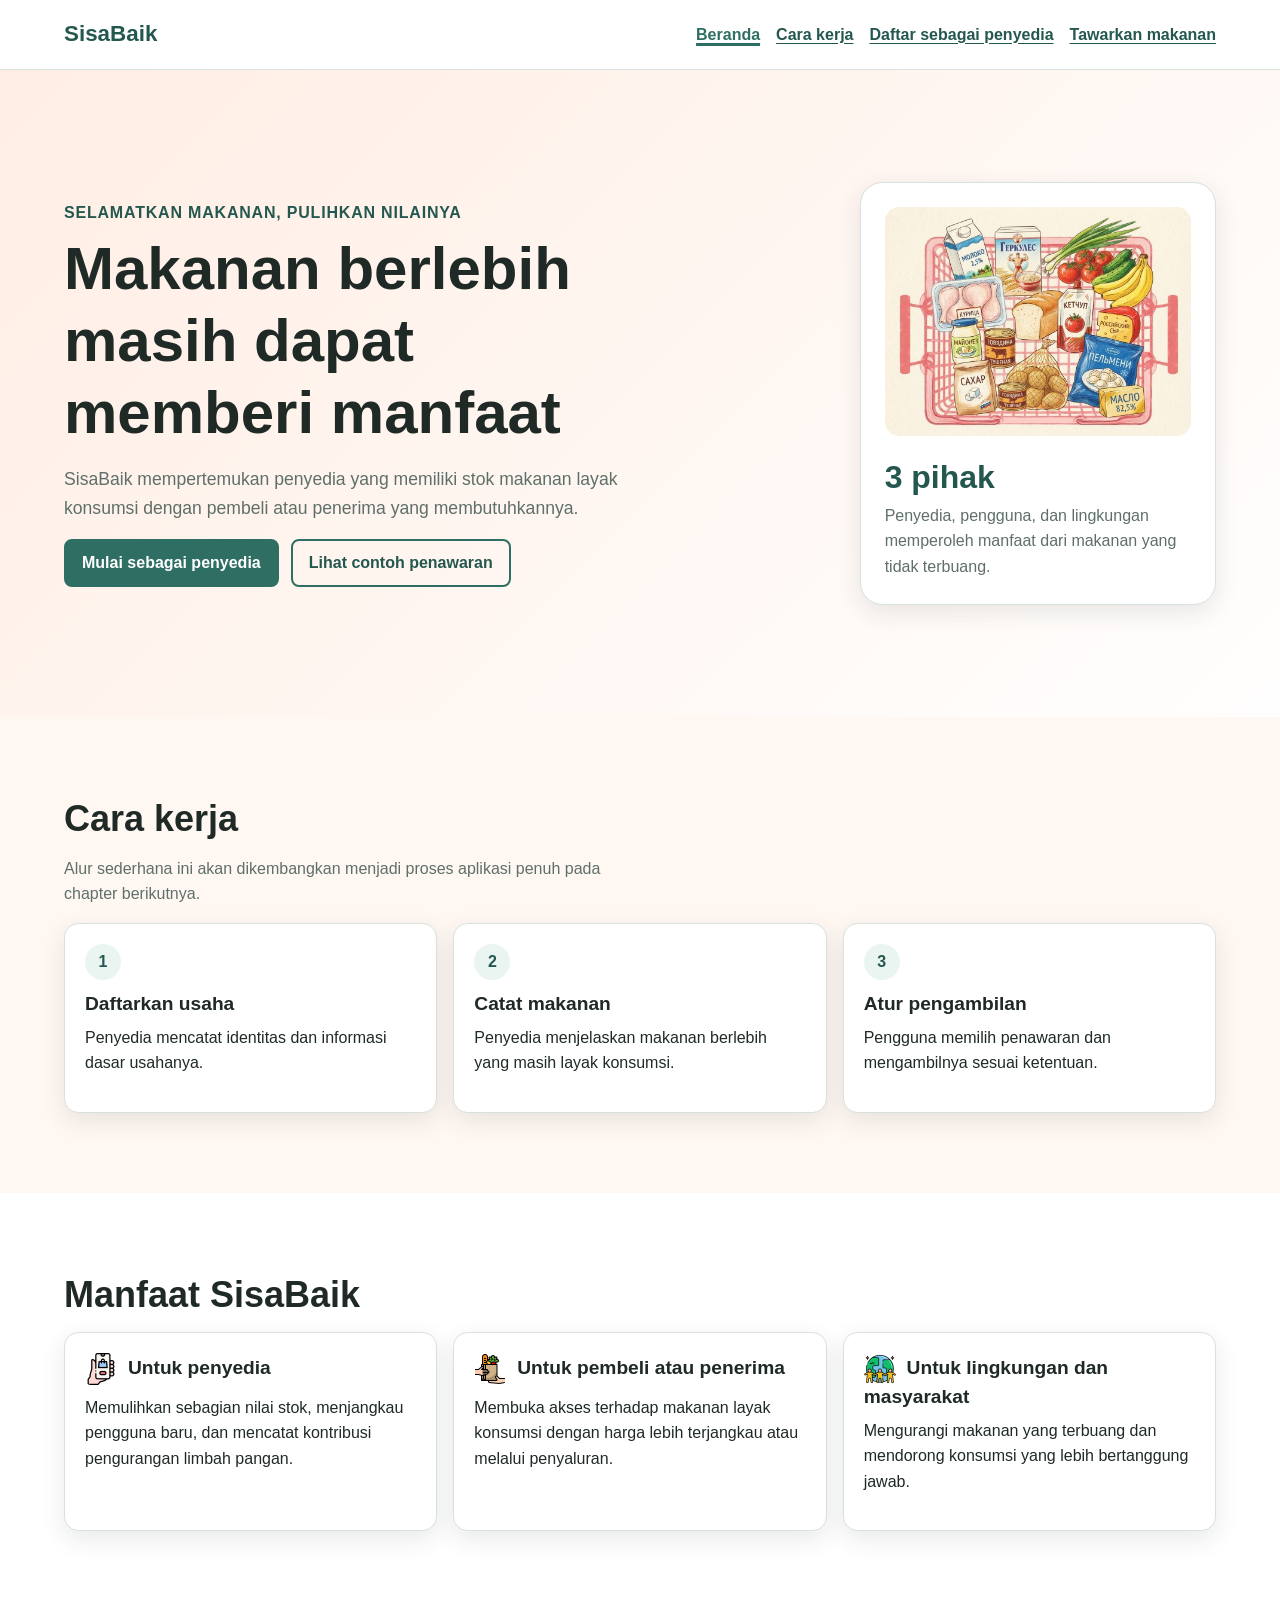
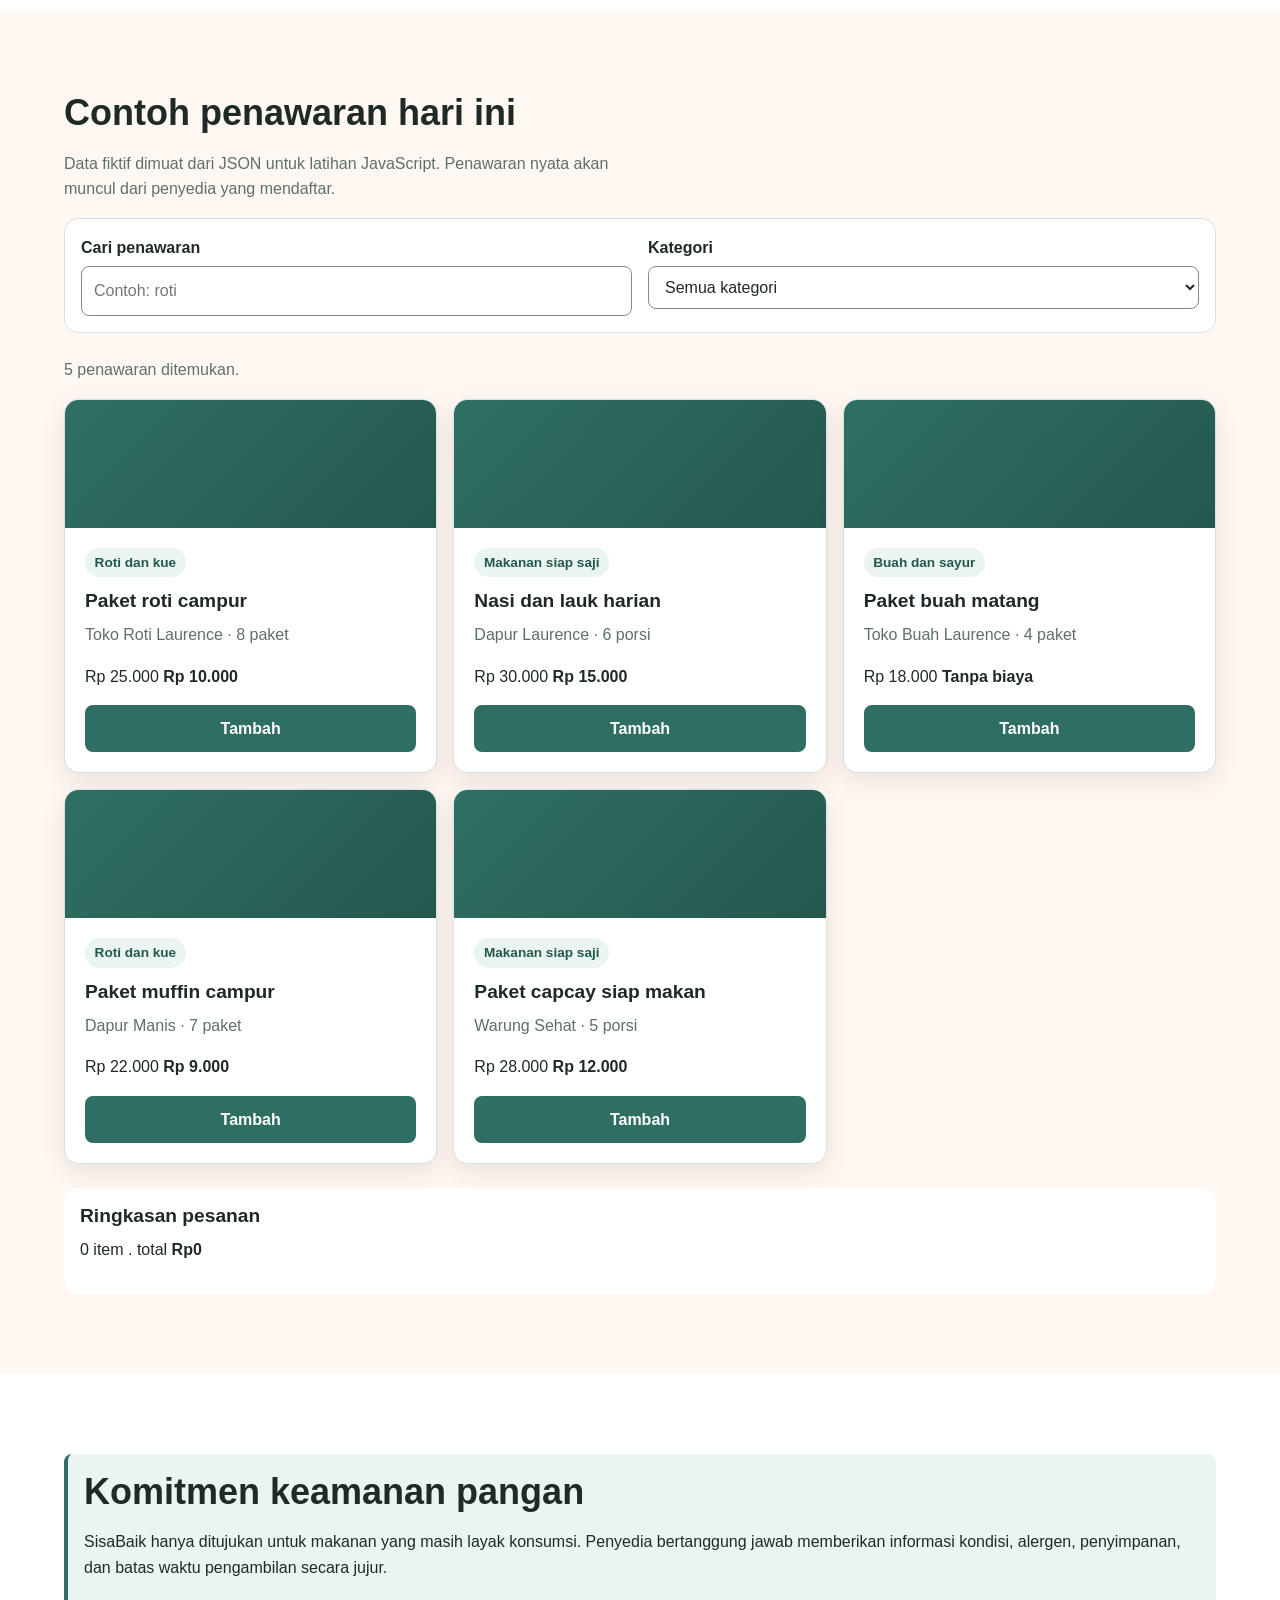
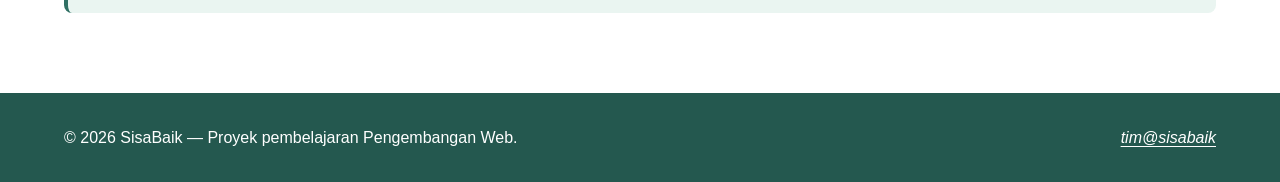
<file: index.html>
<!doctype html>
<html lang="id">

<head>
    <meta charset="utf-8">

    <meta
        name="viewport"
        content="width=device-width, initial-scale=1"
    >

    <meta
        name="description"
        content="SisaBaik membantu penyedia menawarkan makanan berlebih agar tetap bernilai, terjangkau, dan tidak terbuang."
    >

    <title>Beranda | SisaBaik</title>

    <link rel="stylesheet" href="styles.css">
    <script src="app.js" defer></script>
</head>

<body>

    <a
        class="skip-link"
        href="#konten-utama"
    >
        Lewati ke konten utama
    </a>


    <header class="site-header">

        <div class="container header-layout">

            <p class="brand">
                SisaBaik
            </p>

            <nav aria-label="Navigasi utama">

                <ul class="nav-list">

                    <li>
                        <a
                            href="index.html"
                            aria-current="page"
                        >
                            Beranda
                        </a>
                    </li>

                    <li>
                        <a href="#cara-kerja">
                            Cara kerja
                        </a>
                    </li>

                    <li>
                        <a href="daftar-penyedia.html">
                            Daftar sebagai penyedia
                        </a>
                    </li>

                    <li>
                        <a href="tawarkan-makanan.html">
                            Tawarkan makanan
                        </a>
                    </li>

                </ul>

            </nav>

        </div>

    </header>


    <main
        id="konten-utama"
        tabindex="-1"
    >


        <!-- HERO -->
        <section
            class="hero"
            aria-labelledby="judul-utama"
        >

            <div class="container hero-layout">

                <div>

                    <p class="eyebrow">
                        Selamatkan makanan, pulihkan nilainya
                    </p>

                    <h1 id="judul-utama">
                        Makanan berlebih masih dapat memberi manfaat
                    </h1>

                    <p class="lead">
                        SisaBaik mempertemukan penyedia yang memiliki stok makanan
                        layak konsumsi dengan pembeli atau penerima yang
                        membutuhkannya.
                    </p>


                    <div class="button-group">

                        <a
                            class="button"
                            href="daftar-penyedia.html"
                        >
                            Mulai sebagai penyedia
                        </a>

                        <a
                            class="button button-secondary"
                            href="#penawaran-contoh"
                        >
                            Lihat contoh penawaran
                        </a>

                    </div>

                </div>


                <!-- PANEL HERO -->
                <aside
                    class="hero-panel"
                    aria-label="Ilustrasi dan ringkasan manfaat SisaBaik"
                >

                    <img
                        class="hero-image"
                        src="images/makanan-donasi.jpeg"
                        alt="Ilustrasi makanan layak konsumsi yang akan didonasikan"
                    >

                    <div class="hero-panel__info">

                        <strong>
                            3 pihak
                        </strong>

                        <p>
                            Penyedia, pengguna, dan lingkungan memperoleh manfaat
                            dari makanan yang tidak terbuang.
                        </p>

                    </div>

                </aside>

            </div>

        </section>


        <!-- CARA KERJA -->
        <section
            class="section"
            id="cara-kerja"
            aria-labelledby="judul-cara-kerja"
        >

            <div class="container">

                <h2 id="judul-cara-kerja">
                    Cara kerja
                </h2>

                <p class="section-intro">
                    Alur sederhana ini akan dikembangkan menjadi proses aplikasi
                    penuh pada chapter berikutnya.
                </p>


                <div class="steps-grid">


                    <article class="card">

                        <span
                            class="step-number"
                            aria-hidden="true"
                        >
                            1
                        </span>

                        <h3>
                            Daftarkan usaha
                        </h3>

                        <p>
                            Penyedia mencatat identitas dan informasi dasar
                            usahanya.
                        </p>

                    </article>


                    <article class="card">

                        <span
                            class="step-number"
                            aria-hidden="true"
                        >
                            2
                        </span>

                        <h3>
                            Catat makanan
                        </h3>

                        <p>
                            Penyedia menjelaskan makanan berlebih yang masih
                            layak konsumsi.
                        </p>

                    </article>


                    <article class="card">

                        <span
                            class="step-number"
                            aria-hidden="true"
                        >
                            3
                        </span>

                        <h3>
                            Atur pengambilan
                        </h3>

                        <p>
                            Pengguna memilih penawaran dan mengambilnya sesuai
                            ketentuan.
                        </p>

                    </article>


                </div>

            </div>

        </section>


        <!-- MANFAAT -->
        <section
            class="section section-alt"
            aria-labelledby="judul-manfaat"
        >

            <div class="container">

                <h2 id="judul-manfaat">
                    Manfaat SisaBaik
                </h2>


                <div class="benefit-grid">


                    <article class="card">

                        <h3>

                            <img
                                class="benefit-icon"
                                src="images/icon-penyedia.jpeg"
                                alt=""
                                width="32"
                                height="32"
                            >

                            Untuk penyedia

                        </h3>

                        <p>
                            Memulihkan sebagian nilai stok, menjangkau pengguna
                            baru, dan mencatat kontribusi pengurangan limbah
                            pangan.
                        </p>

                    </article>


                    <article class="card">

                        <h3>

                            <img
                                class="benefit-icon"
                                src="images/icon-pembeli.jpeg"
                                alt=""
                                width="32"
                                height="32"
                            >

                            Untuk pembeli atau penerima

                        </h3>

                        <p>
                            Membuka akses terhadap makanan layak konsumsi dengan
                            harga lebih terjangkau atau melalui penyaluran.
                        </p>

                    </article>


                    <article class="card">

                        <h3>

                            <img
                                class="benefit-icon"
                                src="images/icon-social.jpeg"
                                alt=""
                                width="32"
                                height="32"
                            >

                            Untuk lingkungan dan masyarakat

                        </h3>

                        <p>
                            Mengurangi makanan yang terbuang dan mendorong
                            konsumsi yang lebih bertanggung jawab.
                        </p>

                    </article>


                </div>

            </div>

        </section>


        <!-- PENAWARAN -->
        <section
            class="section"
            id="penawaran-contoh"
            aria-labelledby="judul-penawaran"
        >

            <div class="container">

                <h2 id="judul-penawaran">
                    Contoh penawaran hari ini
                </h2>

                <p class="section-intro">
                    Data fiktif dimuat dari JSON untuk latihan JavaScript. Penawaran nyata akan muncul dari penyedia yang mendaftar.
                </p>

                <form
                    class="filter-panel"
                    id="filter-form"
                    role="search"
                >

    <p>
        <label for="kata-kunci">
            Cari penawaran
        </label>
        <br>
        <input
            id="kata-kunci"
            name="kata_kunci"
            type="search"
            placeholder="Contoh: roti"
        >
    </p>

    <p>
        <label for="filter-kategori">
            Kategori
        </label>
        <br>

        <select
            id="filter-kategori"
            name="kategori"
        >
            <option value="semua">
                Semua kategori
            </option>

            <option value="makanan-siap-saji">
                Makanan siap saji
            </option>

            <option value="roti-kue">
                Roti dan kue
            </option>

            <option value="buah-sayur">
                Buah dan sayur
            </option>
        </select>
    </p>
    </form>

    <p
        id="status-katalog"
        class="status-message"
        role="status"
        aria-live="polite"
    >
        Memuat penawaran...
    </p>

    <div
        class="offer-grid"
        id="daftar-penawaran"
        ></div>

    <aside
        class="cart-summary"
        aria-labelledby="judul-ringkasan"
    >
    <h3 id="judul-ringkasan">Ringkasan pesanan</h3>

    <p>
        <span id="jumlah-item">0</span>
        item . total
        <strong id="total-pesanan">Rp0</strong>
    </p>
    </aside>
            </div>
        </section>

        <!-- KEAMANAN -->
        <section
            class="section section-alt"
            aria-labelledby="judul-keamanan"
        >

            <div class="container">

                <div class="notice">

                    <h2 id="judul-keamanan">
                        Komitmen keamanan pangan
                    </h2>

                    <p>
                        SisaBaik hanya ditujukan untuk makanan yang masih layak
                        konsumsi. Penyedia bertanggung jawab memberikan informasi
                        kondisi, alergen, penyimpanan, dan batas waktu pengambilan
                        secara jujur.
                    </p>

                </div>

            </div>

        </section>


    </main>


    <!-- FOOTER -->
    <footer class="site-footer">

        <div class="container footer-layout">

            <p>
                &copy; 2026 SisaBaik — Proyek pembelajaran Pengembangan Web.
            </p>

            <address>

                <a href="mailto:tim@sisabaik">
                    tim@sisabaik
                </a>

            </address>

        </div>

    </footer>


</body>

</html>
</file>
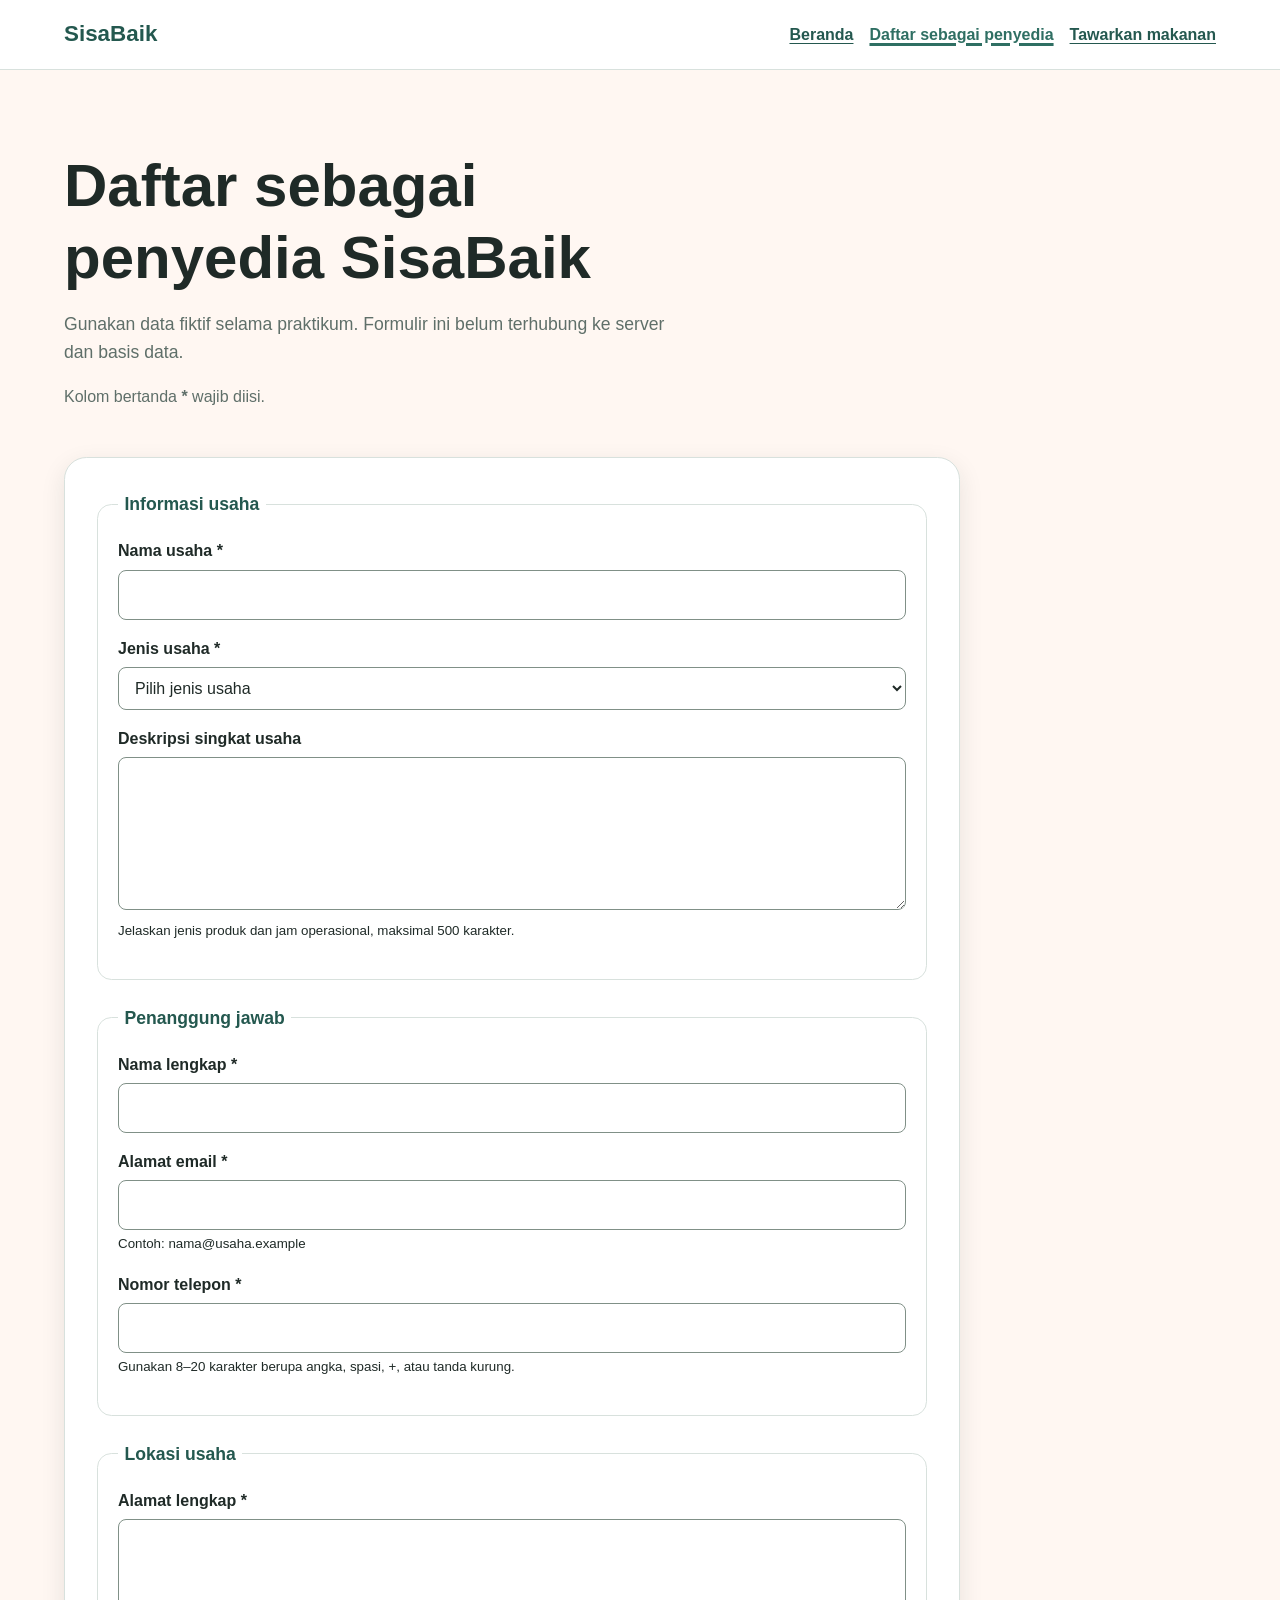
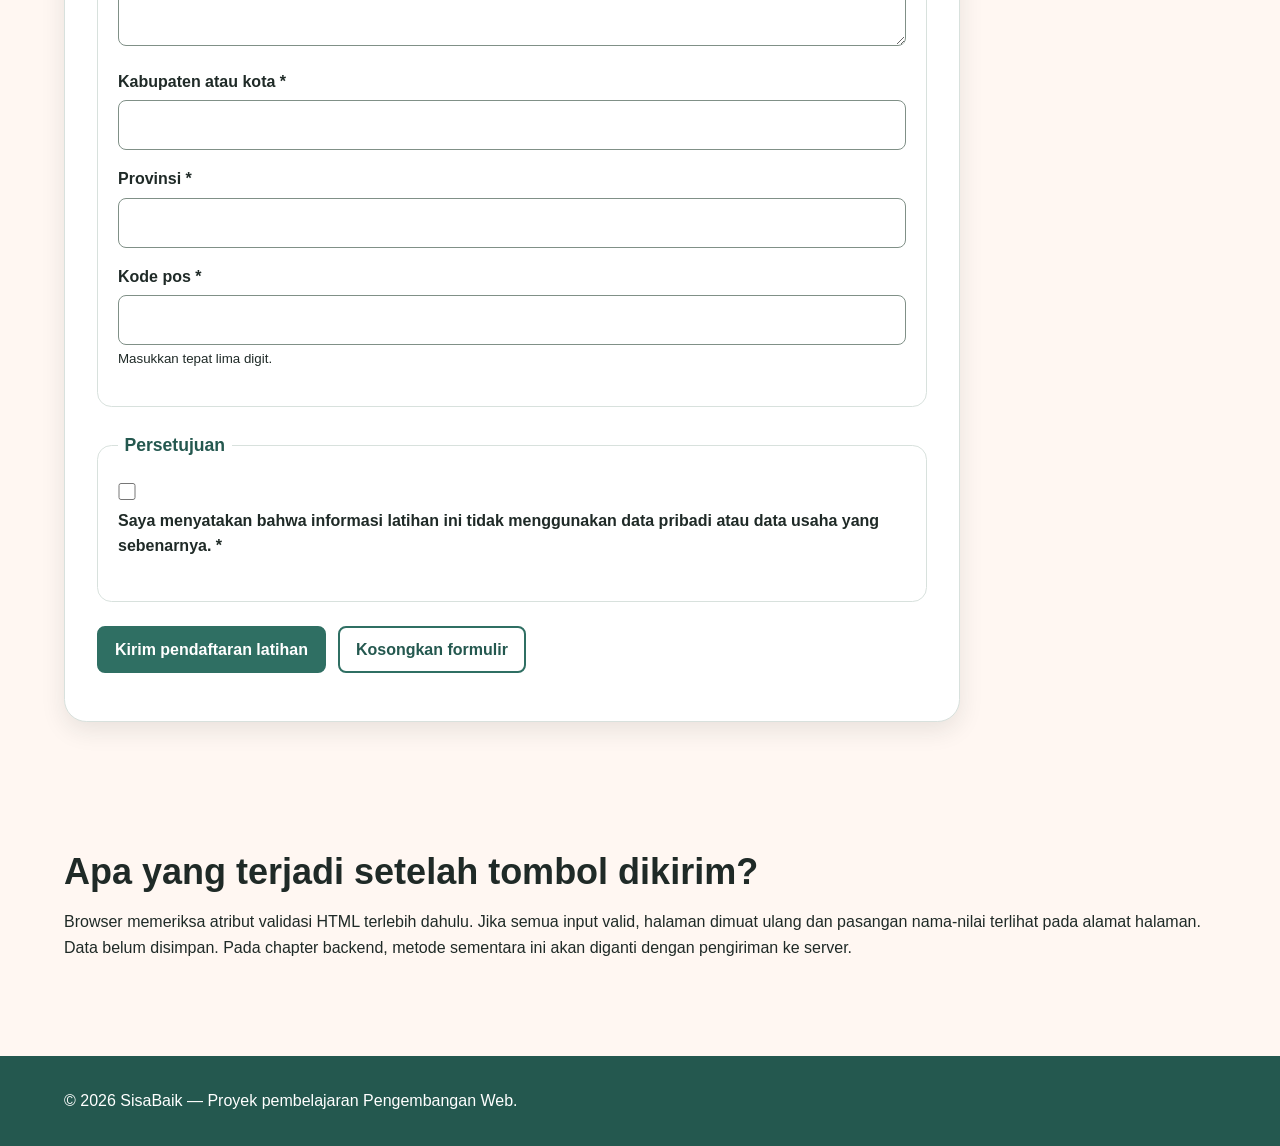
<file: daftar-penyedia.html>
<!doctype html>
<html lang="id">
<head>
    <meta charset="utf-8">
    <meta name="viewport" content="width=device-width, initial-scale=1">

    <meta
        name="description"
        content="Formulir prototipe untuk mendaftarkan usaha sebagai penyedia makanan di SisaBaik."
    >

    <title>Daftar Penyedia | SisaBaik</title>
    <link rel="stylesheet" href="styles.css">
    <script src="app.js" defer></script>
</head>

<body>

    <a class="skip-link" href="#konten-utama">
        Lewati ke konten utama
    </a>

    <header class="site-header">
        <div class="container header-layout">

            <p class="brand">SisaBaik</p>

            <nav aria-label="Navigasi utama">
                <ul class="nav-list">

                    <li>
                        <a href="index.html">
                            Beranda
                        </a>
                    </li>

                    <li>
                        <a
                            href="daftar-penyedia.html"
                            aria-current="page"
                        >
                            Daftar sebagai penyedia
                        </a>
                    </li>

                    <li>
                        <a href="tawarkan-makanan.html">
                            Tawarkan makanan
                        </a>
                    </li>

                </ul>
            </nav>

        </div>
    </header>


    <main
        class="container"
        id="konten-utama"
        tabindex="-1"
    >

        <div class="page-heading">

            <h1>
                Daftar sebagai penyedia SisaBaik
            </h1>

            <p class="lead">
                Gunakan data fiktif selama praktikum. Formulir ini belum
                terhubung ke server dan basis data.
            </p>

            <p
                class="required-note"
                id="petunjuk-wajib"
            >
                Kolom bertanda <strong>*</strong> wajib diisi.
            </p>

        </div>


        <form
            class="form-card"
            action="daftar-penyedia.html"
            method="get"
            aria-describedby="petunjuk-wajib"
        >

            <fieldset class="form-section">
                <legend>
                    Informasi usaha
                </legend>

                <p>
                    <label for="nama-usaha">
                        Nama usaha *
                    </label>
                    <br>

                    <input
                        type="text"
                        id="nama-usaha"
                        name="nama_usaha"
                        autocomplete="organization"
                        minlength="3"
                        maxlength="100"
                        required
                    >
                </p>


                <p>
                    <label for="jenis-usaha">
                        Jenis usaha *
                    </label>
                    <br>

                    <select
                        id="jenis-usaha"
                        name="jenis_usaha"
                        required
                    >
                        <option value="">
                            Pilih jenis usaha
                        </option>

                        <option value="restoran">
                            Restoran
                        </option>

                        <option value="toko-roti">
                            Toko roti
                        </option>

                        <option value="katering">
                            Katering
                        </option>

                        <option value="ritel">
                            Toko ritel
                        </option>

                        <option value="hotel">
                            Hotel atau penginapan
                        </option>

                        <option value="lainnya">
                            Lainnya
                        </option>
                    </select>
                </p>


                <p>
                    <label for="deskripsi-usaha">
                        Deskripsi singkat usaha
                    </label>
                    <br>

                    <textarea
                        id="deskripsi-usaha"
                        name="deskripsi_usaha"
                        rows="5"
                        maxlength="500"
                        aria-describedby="bantuan-deskripsi"
                    ></textarea>
                    <br>

                    <small id="bantuan-deskripsi">
                        Jelaskan jenis produk dan jam operasional,
                        maksimal 500 karakter.
                    </small>
                </p>

            </fieldset>


            <fieldset class="form-section">
                <legend>
                    Penanggung jawab
                </legend>

                <p>
                    <label for="nama-penanggung-jawab">
                        Nama lengkap *
                    </label>
                    <br>

                    <input
                        type="text"
                        id="nama-penanggung-jawab"
                        name="nama_penanggung_jawab"
                        autocomplete="name"
                        minlength="3"
                        maxlength="100"
                        required
                    >
                </p>


                <p>
                    <label for="email">
                        Alamat email *
                    </label>
                    <br>

                    <input
                        type="email"
                        id="email"
                        name="email"
                        autocomplete="email"
                        maxlength="254"
                        aria-describedby="bantuan-email"
                        required
                    >
                    <br>

                    <small id="bantuan-email">
                        Contoh: nama@usaha.example
                    </small>
                </p>


                <p>
                    <label for="telepon">
                        Nomor telepon *
                    </label>
                    <br>

                    <input
                        type="tel"
                        id="telepon"
                        name="telepon"
                        autocomplete="tel"
                        inputmode="tel"
                        pattern="[0-9+() ]{8,20}"
                        aria-describedby="bantuan-telepon"
                        required
                    >
                    <br>

                    <small id="bantuan-telepon">
                        Gunakan 8–20 karakter berupa angka, spasi,
                        +, atau tanda kurung.
                    </small>
                </p>

            </fieldset>


            <fieldset class="form-section">
                <legend>
                    Lokasi usaha
                </legend>

                <p>
                    <label for="alamat">
                        Alamat lengkap *
                    </label>
                    <br>

                    <textarea
                        id="alamat"
                        name="alamat"
                        rows="4"
                        autocomplete="street-address"
                        minlength="10"
                        maxlength="250"
                        required
                    ></textarea>
                </p>


                <p>
                    <label for="kota">
                        Kabupaten atau kota *
                    </label>
                    <br>

                    <input
                        type="text"
                        id="kota"
                        name="kota"
                        autocomplete="address-level2"
                        maxlength="100"
                        required
                    >
                </p>


                <p>
                    <label for="provinsi">
                        Provinsi *
                    </label>
                    <br>

                    <input
                        type="text"
                        id="provinsi"
                        name="provinsi"
                        autocomplete="address-level1"
                        maxlength="100"
                        required
                    >
                </p>


                <p>
                    <label for="kode-pos">
                        Kode pos *
                    </label>
                    <br>

                    <input
                        type="text"
                        id="kode-pos"
                        name="kode_pos"
                        autocomplete="postal-code"
                        inputmode="numeric"
                        pattern="[0-9]{5}"
                        aria-describedby="bantuan-kode-pos"
                        required
                    >
                    <br>

                    <small id="bantuan-kode-pos">
                        Masukkan tepat lima digit.
                    </small>
                </p>

            </fieldset>


            <fieldset class="form-section">
                <legend>
                    Persetujuan
                </legend>

                <p>
                    <input
                        type="checkbox"
                        id="persetujuan"
                        name="persetujuan"
                        value="setuju"
                        required
                    >

                    <label for="persetujuan">
                        Saya menyatakan bahwa informasi latihan ini
                        tidak menggunakan data pribadi atau data usaha
                        yang sebenarnya. *
                    </label>
                </p>

            </fieldset>


            <p class="form-actions">

                <button
                    class="button"
                    type="submit"
                >
                    Kirim pendaftaran latihan
                </button>

                <button
                    class="button button-secondary"
                    type="reset"
                >
                    Kosongkan formulir
                </button>

            </p>

        </form>


        <section
            class="section"
            aria-labelledby="catatan-prototipe"
        >

            <h2 id="catatan-prototipe">
                Apa yang terjadi setelah tombol dikirim?
            </h2>

            <p>
                Browser memeriksa atribut validasi HTML terlebih dahulu.
                Jika semua input valid, halaman dimuat ulang dan pasangan
                nama-nilai terlihat pada alamat halaman. Data belum disimpan.
                Pada chapter backend, metode sementara ini akan diganti dengan
                pengiriman ke server.
            </p>

        </section>

    </main>


    <footer class="site-footer">

        <div class="container footer-layout">

            <p>
                &copy; 2026 SisaBaik — Proyek pembelajaran Pengembangan Web.
            </p>

        </div>

    </footer>

</body>
</html>
</file>
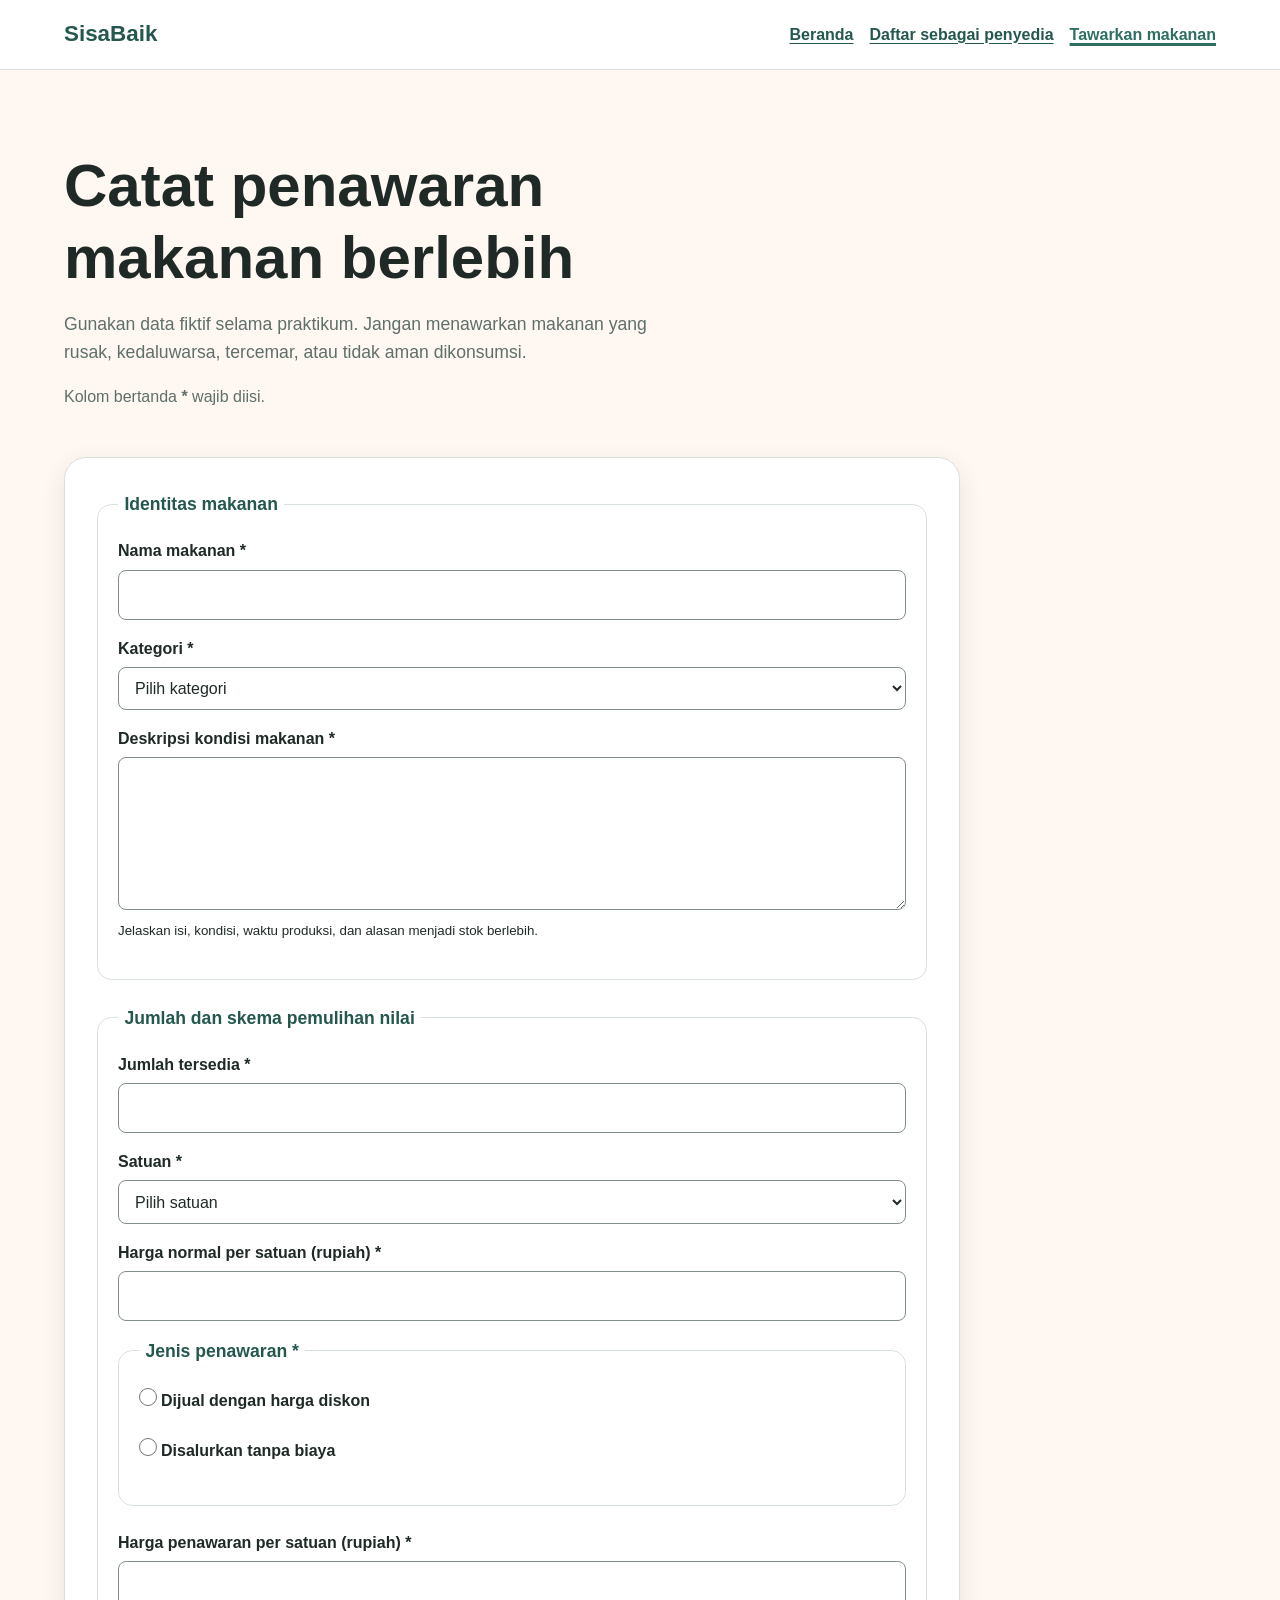
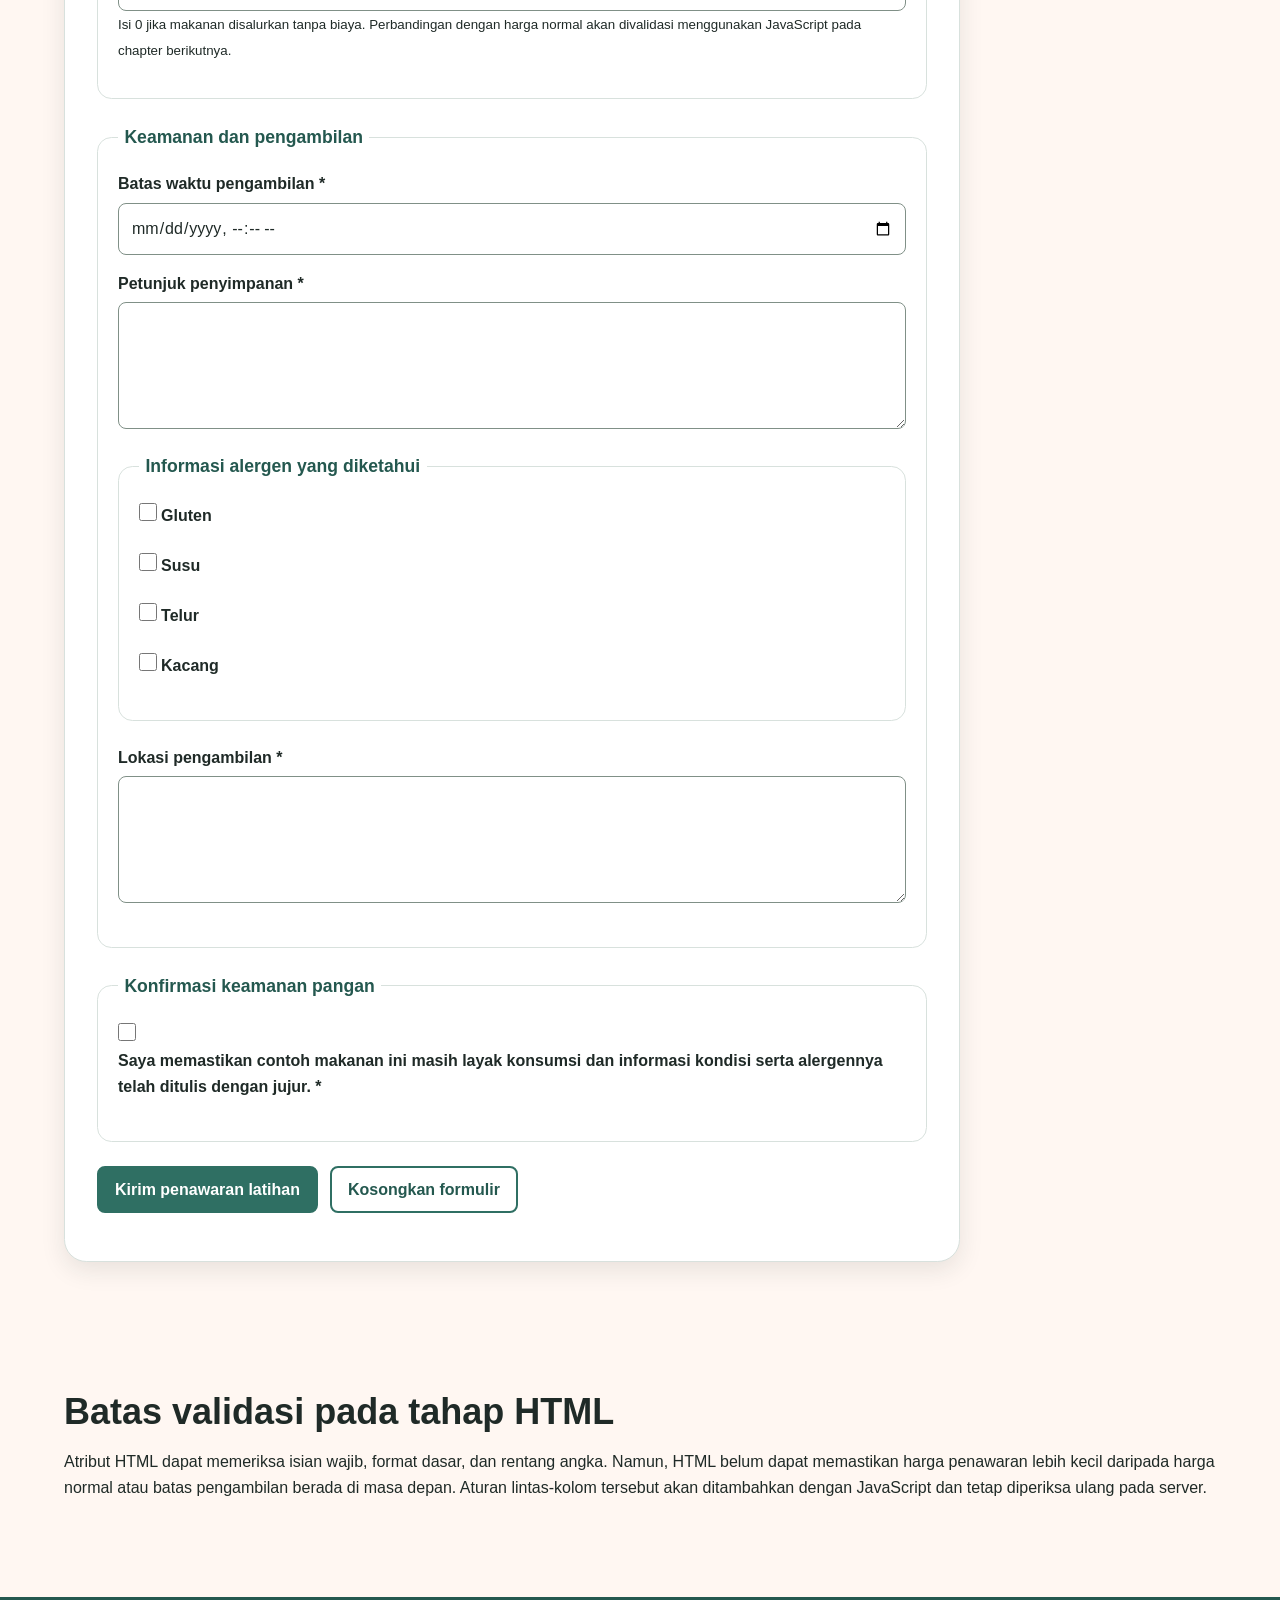
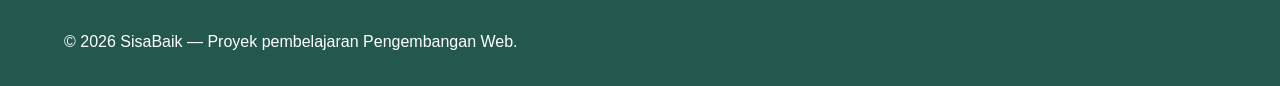
<file: tawarkan-makanan.html>
<!doctype html>
<html lang="id">
<head>
    <meta charset="utf-8">
    <meta name="viewport" content="width=device-width, initial-scale=1">

    <meta
        name="description"
        content="Formulir prototipe untuk mencatat makanan berlebih yang akan ditawarkan melalui SisaBaik."
    >

    <title>Tawarkan Makanan | SisaBaik</title>
    <link rel="stylesheet" href="styles.css">
    <script src="app.js" defer></script>
</head>

<body>

    <a class="skip-link" href="#konten-utama">
        Lewati ke konten utama
    </a>

    <header class="site-header">
        <div class="container header-layout">

            <p class="brand">SisaBaik</p>

            <nav aria-label="Navigasi utama">
                <ul class="nav-list">

                    <li>
                        <a href="index.html">
                            Beranda
                        </a>
                    </li>

                    <li>
                        <a href="daftar-penyedia.html">
                            Daftar sebagai penyedia
                        </a>
                    </li>

                    <li>
                        <a
                            href="tawarkan-makanan.html"
                            aria-current="page"
                        >
                            Tawarkan makanan
                        </a>
                    </li>

                </ul>
            </nav>

        </div>
    </header>


    <main
        class="container"
        id="konten-utama"
        tabindex="-1"
    >

        <div class="page-heading">

            <h1>
                Catat penawaran makanan berlebih
            </h1>

            <p class="lead">
                Gunakan data fiktif selama praktikum.
                Jangan menawarkan makanan yang rusak, kedaluwarsa,
                tercemar, atau tidak aman dikonsumsi.
            </p>

            <p
                class="required-note"
                id="petunjuk-wajib"
            >
                Kolom bertanda <strong>*</strong> wajib diisi.
            </p>

        </div>


        <form
            class="form-card"
            id="form-penawaran"
            action="tawarkan-makanan.html"
            method="get"
            aria-describedby="petunjuk-wajib"
        >

            <fieldset class="form-section">
                <legend>
                    Identitas makanan
                </legend>

                <p>
                    <label for="nama-makanan">
                        Nama makanan *
                    </label>
                    <br>

                    <input
                        type="text"
                        id="nama-makanan"
                        name="nama_makanan"
                        minlength="3"
                        maxlength="120"
                        required
                    >
                </p>


                <p>
                    <label for="kategori">
                        Kategori *
                    </label>
                    <br>

                    <select
                        id="kategori"
                        name="kategori"
                        required
                    >
                        <option value="">
                            Pilih kategori
                        </option>

                        <option value="makanan-siap-saji">
                            Makanan siap saji
                        </option>

                        <option value="roti-kue">
                            Roti atau kue
                        </option>

                        <option value="buah-sayur">
                            Buah atau sayur
                        </option>

                        <option value="minuman">
                            Minuman
                        </option>

                        <option value="bahan-pangan">
                            Bahan pangan
                        </option>

                        <option value="lainnya">
                            Lainnya
                        </option>
                    </select>
                </p>


                <p>
                    <label for="deskripsi-makanan">
                        Deskripsi kondisi makanan *
                    </label>
                    <br>

                    <textarea
                        id="deskripsi-makanan"
                        name="deskripsi_makanan"
                        rows="5"
                        minlength="20"
                        maxlength="600"
                        aria-describedby="bantuan-deskripsi-makanan"
                        required
                    ></textarea>
                    <br>

                    <small id="bantuan-deskripsi-makanan">
                        Jelaskan isi, kondisi, waktu produksi,
                        dan alasan menjadi stok berlebih.
                    </small>
                </p>

            </fieldset>


            <fieldset class="form-section">
                <legend>
                    Jumlah dan skema pemulihan nilai
                </legend>

                <p>
                    <label for="jumlah">
                        Jumlah tersedia *
                    </label>
                    <br>

                    <input
                        type="number"
                        id="jumlah"
                        name="jumlah"
                        min="1"
                        max="1000"
                        step="1"
                        required
                    >
                </p>


                <p>
                    <label for="satuan">
                        Satuan *
                    </label>
                    <br>

                    <select
                        id="satuan"
                        name="satuan"
                        required
                    >
                        <option value="">
                            Pilih satuan
                        </option>

                        <option value="porsi">
                            Porsi
                        </option>

                        <option value="paket">
                            Paket
                        </option>

                        <option value="buah">
                            Buah
                        </option>

                        <option value="kilogram">
                            Kilogram
                        </option>

                        <option value="liter">
                            Liter
                        </option>
                    </select>
                </p>


                <p>
                    <label for="harga-normal">
                        Harga normal per satuan (rupiah) *
                    </label>
                    <br>

                    <input
                        type="number"
                        id="harga-normal"
                        name="harga_normal"
                        min="0"
                        max="10000000"
                        step="500"
                        required
                    >
                </p>


                <fieldset class="form-section">
                    <legend>
                        Jenis penawaran *
                    </legend>

                    <p>
                        <input
                            type="radio"
                            id="jenis-diskon"
                            name="jenis_penawaran"
                            value="diskon"
                            required
                        >

                        <label for="jenis-diskon">
                            Dijual dengan harga diskon
                        </label>
                    </p>


                    <p>
                        <input
                            type="radio"
                            id="jenis-donasi"
                            name="jenis_penawaran"
                            value="donasi"
                        >

                        <label for="jenis-donasi">
                            Disalurkan tanpa biaya
                        </label>
                    </p>

                </fieldset>


                <p>
                    <label for="harga-pemulihan">
                        Harga penawaran per satuan (rupiah) *
                    </label>
                    <br>

                    <input
                        type="number"
                        id="harga-pemulihan"
                        name="harga_penawaran"
                        min="0"
                        max="10000000"
                        step="500"
                        aria-describedby="bantuan-harga"
                        required
                    >
                    <br>

                    <small id="bantuan-harga">
                        Isi 0 jika makanan disalurkan tanpa biaya.
                        Perbandingan dengan harga normal akan divalidasi
                        menggunakan JavaScript pada chapter berikutnya.
                    </small>
                </p>

            </fieldset>


            <fieldset class="form-section">
                <legend>
                    Keamanan dan pengambilan
                </legend>

                <p>
                    <label for="batas-pengambilan">
                        Batas waktu pengambilan *
                    </label>
                    <br>

                    <input
                        type="datetime-local"
                        id="batas-pengambilan"
                        name="batas_pengambilan"
                        required
                    >
                </p>


                <p>
                    <label for="petunjuk-penyimpanan">
                        Petunjuk penyimpanan *
                    </label>
                    <br>

                    <textarea
                        id="petunjuk-penyimpanan"
                        name="petunjuk_penyimpanan"
                        rows="4"
                        minlength="10"
                        maxlength="300"
                        required
                    ></textarea>
                </p>


                <fieldset class="form-section">
                    <legend>
                        Informasi alergen yang diketahui
                    </legend>

                    <p>
                        <input
                            type="checkbox"
                            id="alergen-gluten"
                            name="alergen"
                            value="gluten"
                        >

                        <label for="alergen-gluten">
                            Gluten
                        </label>
                    </p>


                    <p>
                        <input
                            type="checkbox"
                            id="alergen-susu"
                            name="alergen"
                            value="susu"
                        >

                        <label for="alergen-susu">
                            Susu
                        </label>
                    </p>


                    <p>
                        <input
                            type="checkbox"
                            id="alergen-telur"
                            name="alergen"
                            value="telur"
                        >

                        <label for="alergen-telur">
                            Telur
                        </label>
                    </p>


                    <p>
                        <input
                            type="checkbox"
                            id="alergen-kacang"
                            name="alergen"
                            value="kacang"
                        >

                        <label for="alergen-kacang">
                            Kacang
                        </label>
                    </p>

                </fieldset>


                <p>
                    <label for="lokasi-pengambilan">
                        Lokasi pengambilan *
                    </label>
                    <br>

                    <textarea
                        id="lokasi-pengambilan"
                        name="lokasi_pengambilan"
                        rows="4"
                        autocomplete="street-address"
                        minlength="10"
                        maxlength="250"
                        required
                    ></textarea>
                </p>

            </fieldset>


            <fieldset class="form-section">
                <legend>
                    Konfirmasi keamanan pangan
                </legend>

                <p>
                    <input
                        type="checkbox"
                        id="konfirmasi-keamanan"
                        name="konfirmasi_keamanan"
                        value="terkonfirmasi"
                        required
                    >

                    <label for="konfirmasi-keamanan">
                        Saya memastikan contoh makanan ini masih layak
                        konsumsi dan informasi kondisi serta alergennya
                        telah ditulis dengan jujur. *
                    </label>
                </p>

            </fieldset>


            <p class="form-actions">

                <button
                    class="button"
                    type="submit"
                >
                    Kirim penawaran latihan
                </button>

                <button
                    class="button button-secondary"
                    type="reset"
                >
                    Kosongkan formulir
                </button>

            </p>

        </form>


        <section
            class="section"
            aria-labelledby="batas-validasi-html"
        >

            <h2 id="batas-validasi-html">
                Batas validasi pada tahap HTML
            </h2>

            <p>
                Atribut HTML dapat memeriksa isian wajib, format dasar,
                dan rentang angka. Namun, HTML belum dapat memastikan
                harga penawaran lebih kecil daripada harga normal atau
                batas pengambilan berada di masa depan. Aturan lintas-kolom
                tersebut akan ditambahkan dengan JavaScript dan tetap
                diperiksa ulang pada server.
            </p>

        </section>

    </main>


    <footer class="site-footer">

        <div class="container footer-layout">

            <p>
                &copy; 2026 SisaBaik — Proyek pembelajaran Pengembangan Web.
            </p>

        </div>

    </footer>

</body>
</html>
</file>
<file: styles.css>
:root {
    --color-primary: #2f6f63;
    --color-primary-dark: #24584f;
    --color-primary-soft: #eaf5f1;

    --color-accent: #d97757;

    --color-text: #1f2a27;
    --color-muted: #5f6f69;

    --color-surface: #ffffff;
    --color-background: #fff7f2;

    --color-border: #d8e1dd;
    --color-danger: #a52a2a;

    --shadow-card: 0 0.5rem 1.5rem rgb(31 42 39 / 10%);

    --radius-small: 0.5rem;
    --radius-medium: 0.9rem;
    --radius-large: 1.4rem;

    --content-width: 72rem;
}

*,
*::before,
*::after {
    box-sizing: border-box;
}

html {
    scroll-behavior: smooth;
}

body {
    margin: 0;
    background: var(--color-background);
    color: var(--color-text);
    font-family: Arial, Helvetica, sans-serif;
    font-size: 1rem;
    line-height: 1.6;
}

h1,
h2,
h3,
p {
    margin-block-start: 0;
}

h1,
h2,
h3 {
    line-height: 1.2;
}

h1 {
    max-width: 18ch;
    margin-block-end: 1rem;
    font-size: clamp(2rem, 7vw, 3.75rem);
}

h2 {
    margin-block-end: 1rem;
    font-size: clamp(1.5rem, 4vw, 2.25rem);
}

h3 {
    margin-block-end: 0.6rem;
    font-size: 1.2rem;
}

a {
    color: var(--color-primary-dark);
    text-underline-offset: 0.2em;
}

a:hover {
    text-decoration-thickness: 0.18em;
}

:focus-visible {
    outline: 0.2rem solid var(--color-accent);
    outline-offset: 0.2rem;
}

.skip-link {
    position: absolute;
    inset-block-start: 0.5rem;
    inset-inline-start: 0.5rem;
    z-index: 100;
    padding: 0.7rem 1rem;
    border-radius: var(--radius-small);
    background: var(--color-text);
    color: var(--color-surface);
    transform: translateY(-180%);
}

.skip-link:focus {
    transform: translateY(0);
}

.container {
    width: min(100% - 2rem, var(--content-width));
    margin-inline: auto;
}

.site-header {
    background: var(--color-surface);
    border-block-end: 0.0625rem solid var(--color-border);
}

.header-layout {
    display: flex;
    flex-direction: column;
    gap: 0.75rem;
    padding-block: 1rem;
}

.brand {
    margin: 0;
    color: var(--color-primary-dark);
    font-size: 1.4rem;
    font-weight: 700;
}

.nav-list {
    display: flex;
    flex-wrap: wrap;
    gap: 0.5rem 1rem;
    margin: 0;
    padding: 0;
    list-style: none;
}

.nav-list a {
    display: inline-block;
    padding-block: 0.35rem;
    font-weight: 700;
}

.nav-list a[aria-current="page"] {
    color: var(--color-primary);
    text-decoration-thickness: 0.2em;
}

.hero {
    padding-block: clamp(3rem, 10vw, 7rem);
    background:
        linear-gradient(
            135deg,
            rgb(255 237 227 / 95%),
            rgb(255 255 255 / 92%)
        );
}

.hero-layout {
    display: grid;
    gap: 2rem;
    align-items: center;
}

.eyebrow {
    margin-block-end: 0.5rem;
    color: var(--color-primary-dark);
    font-weight: 700;
    letter-spacing: 0.05em;
    text-transform: uppercase;
}

.lead {
    max-width: 62ch;
    color: var(--color-muted);
    font-size: 1.1rem;
}

.hero-panel {
    padding: 1.5rem;
    border: 0.0625rem solid var(--color-border);
    border-radius: var(--radius-large);
    background: var(--color-surface);
    box-shadow: var(--shadow-card);
}

.hero-panel strong {
    display: block;
    color: var(--color-primary-dark);
    font-size: 2rem;
}


/* =========================================
   TAMBAHAN GAMBAR HERO
   ========================================= */

.hero-image {
    display: block;
    width: 100%;
    height: auto;
    border-radius: var(--radius-medium);
}

.hero-panel__info {
    margin-block-start: 1rem;
}

.hero-panel__info p {
    margin-block-end: 0;
    color: var(--color-muted);
}

.button-group,
.form-actions {
    display: flex;
    flex-wrap: wrap;
    gap: 0.75rem;
    align-items: center;
}
.button {
    display: inline-block;
    padding: 0.75rem 1rem;
    border: 0.125rem solid var(--color-primary);
    border-radius: var(--radius-small);
    background: var(--color-primary);
    color: var(--color-surface);
    font: inherit;
    font-weight: 700;
    line-height: 1.2;
    text-decoration: none;
    cursor: pointer;
}
.button:hover {
    background: var(--color-primary-dark);
    border-color: var(--color-primary-dark);
}
.button-secondary {
    background: transparent;
    color: var(--color-primary-dark);
}
.section {
    padding-block: clamp(2.5rem, 7vw, 5rem);
}
.section-alt {
    background: var(--color-surface);
}
.section-intro {
    max-width: 65ch;
    color: var(--color-muted);
}
.steps-grid,
.benefit-grid,
.offer-grid {
    display: grid;
    grid-template-columns: 1fr;
    gap: 1rem;
}
.card {
    padding: 1.25rem;
    border: 0.0625rem solid var(--color-border);
    border-radius: var(--radius-medium);
    background: var(--color-surface);
    box-shadow: var(--shadow-card);
}

/* =========================================
   TAMBAHAN ICON MANFAAT
   ========================================= */

.benefit-icon {
    display: inline-block;
    width: 2rem;
    height: 2rem;
    margin-inline-end: 0.35rem;
    vertical-align: middle;
    border-radius: 0.35rem;
}
.step-number {
    display: inline-grid;
    width: 2.25rem;
    height: 2.25rem;
    margin-block-end: 0.75rem;
    place-items: center;
    border-radius: 50%;
    background: var(--color-primary-soft);
    color: var(--color-primary-dark);
    font-weight: 700;
}
.offer-card {
    display: flex;
    flex-direction: column;
    overflow: hidden;
    border: 0.0625rem solid var(--color-border);
    border-radius: var(--radius-medium);
    background: var(--color-surface);
    box-shadow: var(--shadow-card);
}
.offer-card__visual {
    min-height: 8rem;
    background: linear-gradient(
        135deg,
        var(--color-primary),
        var(--color-primary-dark)
    );
}
.offer-card__content {
    display: flex;
    flex: 1;
    flex-direction: column;
    padding: 1.25rem;
}
.offer-card__meta {
    color: var(--color-muted);
}
.offer-card__price {
    margin-block-start: auto;
    font-size: 1.15rem;
}
.badge {
    display: inline-block;
    width: fit-content;
    margin-block-end: 0.75rem;
    padding: 0.25rem 0.6rem;
    border-radius: 999px;
    background: var(--color-primary-soft);
    color: var(--color-primary-dark);
    font-size: 0.85rem;
    font-weight: 700;
}
.notice {
    padding: 1rem;
    border-inline-start: 0.3rem solid var(--color-primary);
    border-radius: var(--radius-small);
    background: var(--color-primary-soft);
}
.page-heading {
    padding-block: clamp(2.5rem, 7vw, 5rem) 2rem;
}
.form-card {
    max-width: 56rem;
    margin-block-end: 3rem;
    padding: clamp(1rem, 4vw, 2rem);
    border: 0.0625rem solid var(--color-border);
    border-radius: var(--radius-large);
    background: var(--color-surface);
    box-shadow: var(--shadow-card);
}
.form-section {
    margin: 0 0 1.5rem;
    padding: 1.25rem;
    border: 0.0625rem solid var(--color-border);
    border-radius: var(--radius-medium);
}
.form-section legend {
    padding-inline: 0.4rem;
    color: var(--color-primary-dark);
    font-size: 1.1rem;
    font-weight: 700;
}
label {
    display: inline-block;
    margin-block-end: 0.35rem;
    font-weight: 700;
}
input,
select,
textarea {
    width: 100%;
    padding: 0.7rem 0.75rem;
    border: 0.0625rem solid #809087;
    border-radius: var(--radius-small);
    background: var(--color-surface);
    color: var(--color-text);
    font: inherit;
}
textarea {
    resize: vertical;
}
input:focus,
select:focus,
textarea:focus {
    border-color: var(--color-primary-dark);
}
input[type="checkbox"],
input[type="radio"] {
    width: 1.1rem;
    height: 1.1rem;
    margin: 0.2rem 0 0;
    accent-color: var(--color-primary);
}
.required-note {
    color: var(--color-muted);
}
.site-footer {
    padding-block: 2rem;
    background: var(--color-primary-dark);
    color: var(--color-surface);
}
.site-footer a {
    color: var(--color-surface);
}
.footer-layout {
    display: flex;
    flex-direction: column;
    gap: 0.5rem;
}
.footer-layout p,
.footer-layout address {
    margin: 0;
}

@media (min-width: 48rem) {
    .header-layout {
        flex-direction: row;
        justify-content: space-between;
        align-items: center;
    }
    .hero-layout {
        grid-template-columns: minmax(0, 1.5fr) minmax(15rem, 0.7fr);
    }
    .steps-grid,
    .benefit-grid {
        grid-template-columns: repeat(3, minmax(0, 1fr));
    }
    .offer-grid {
        grid-template-columns: repeat(2, minmax(0, 1fr));
    }
    .footer-layout {
        flex-direction: row;
        justify-content: space-between;
        align-items: center;
    }
}
@media (min-width: 68rem) {
    .offer-grid {
        grid-template-columns: repeat(3, minmax(0, 1fr));
    }
}
@media (prefers-reduced-motion: reduce) {
    html {
        scroll-behavior: auto;
    }
}

.filter-panel {
    display: grid;
    gap: 1rem;
    margin-block-end: 1.5rem;
    padding: 1rem;
    border: 0.0625rem solid var(--color-border);
    border-radius: var(--radius-medium);
    background: var(--color-surface);
}

.filter-panel p {
    margin: 0;
}

.status-message {
    min-height: 1.6em;
    color: var(--color-muted);
}

.cart-summary {
    margin-block-start: 1.5rem;
    padding: 1rem;
    border-radius: var(--radius-medium);
    background: var(--color-surface);
}

.error-message {
    color: var(--color-danger);
    font-weight: 700;
}

@media (min-width: 48rem) {
    .filter-panel {
        grid-template-columns: repeat(2, minmax(0, 1fr));
    }
}
</file>
